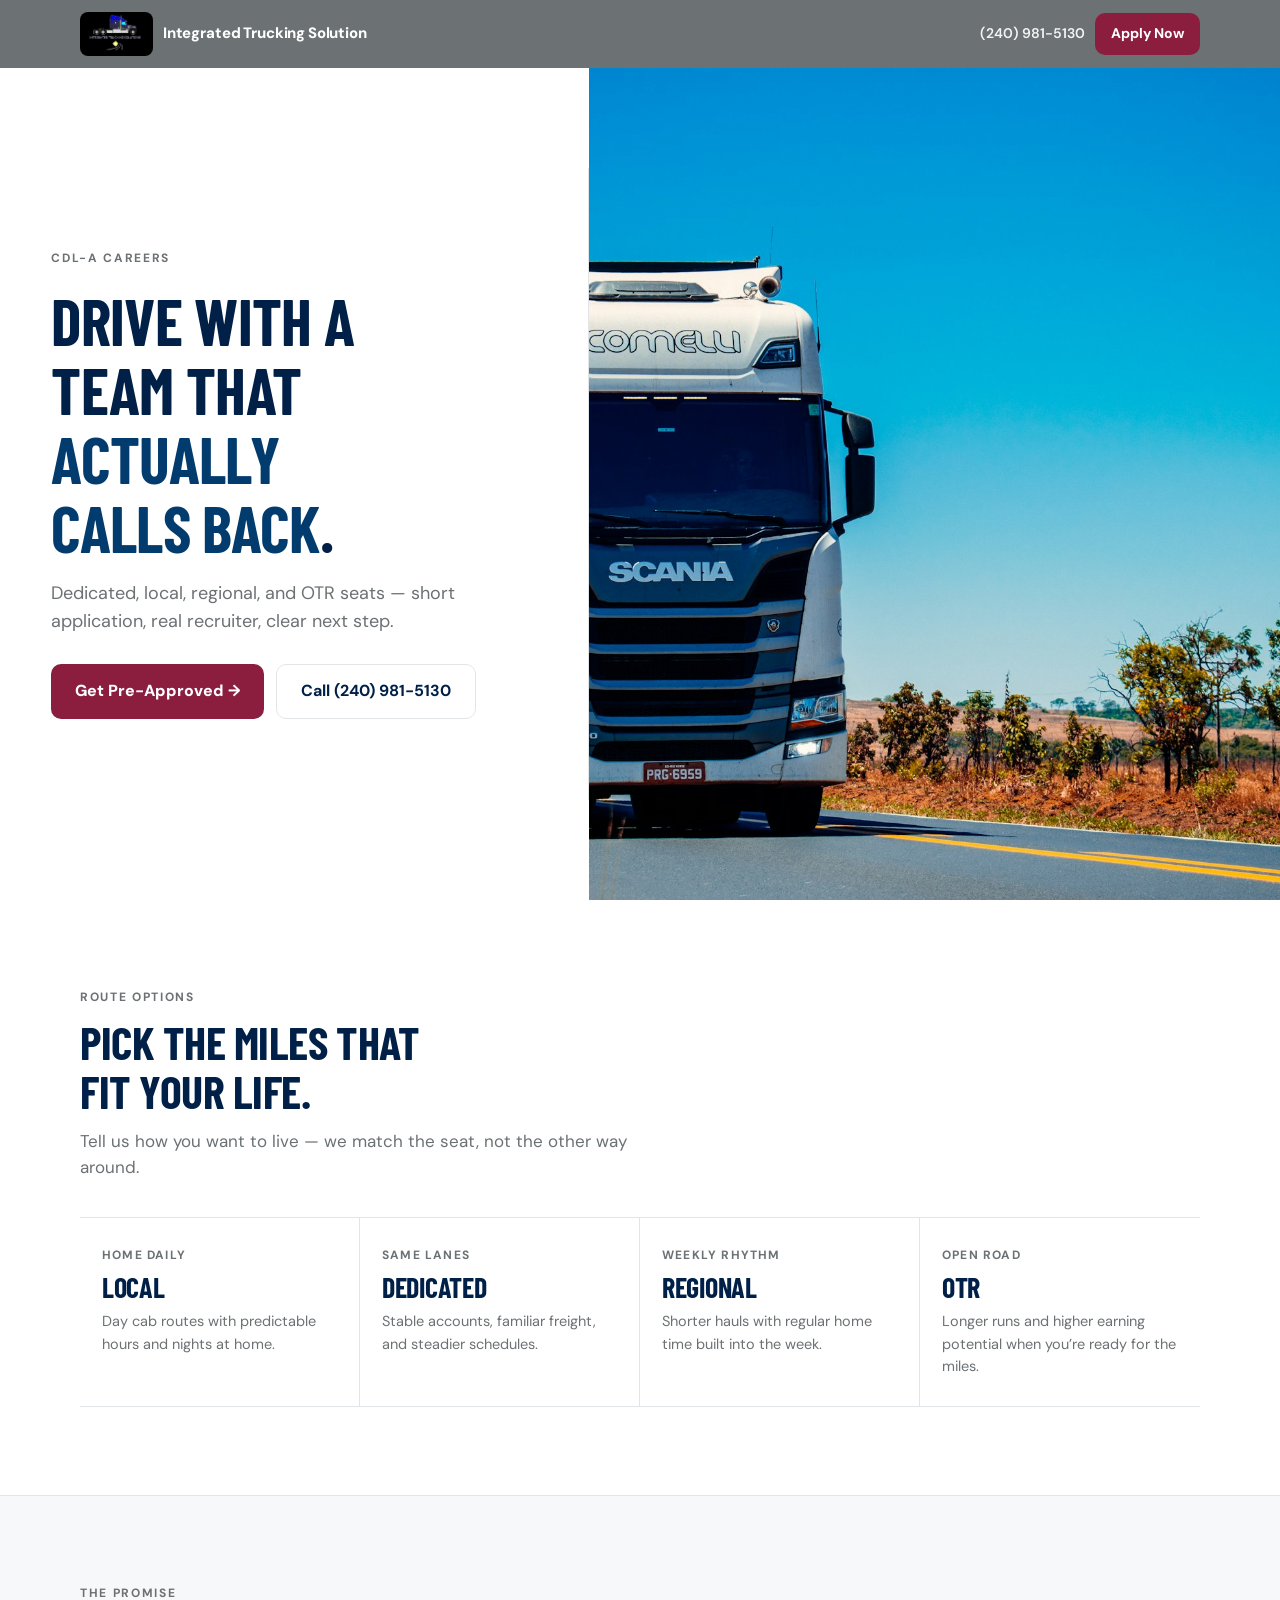
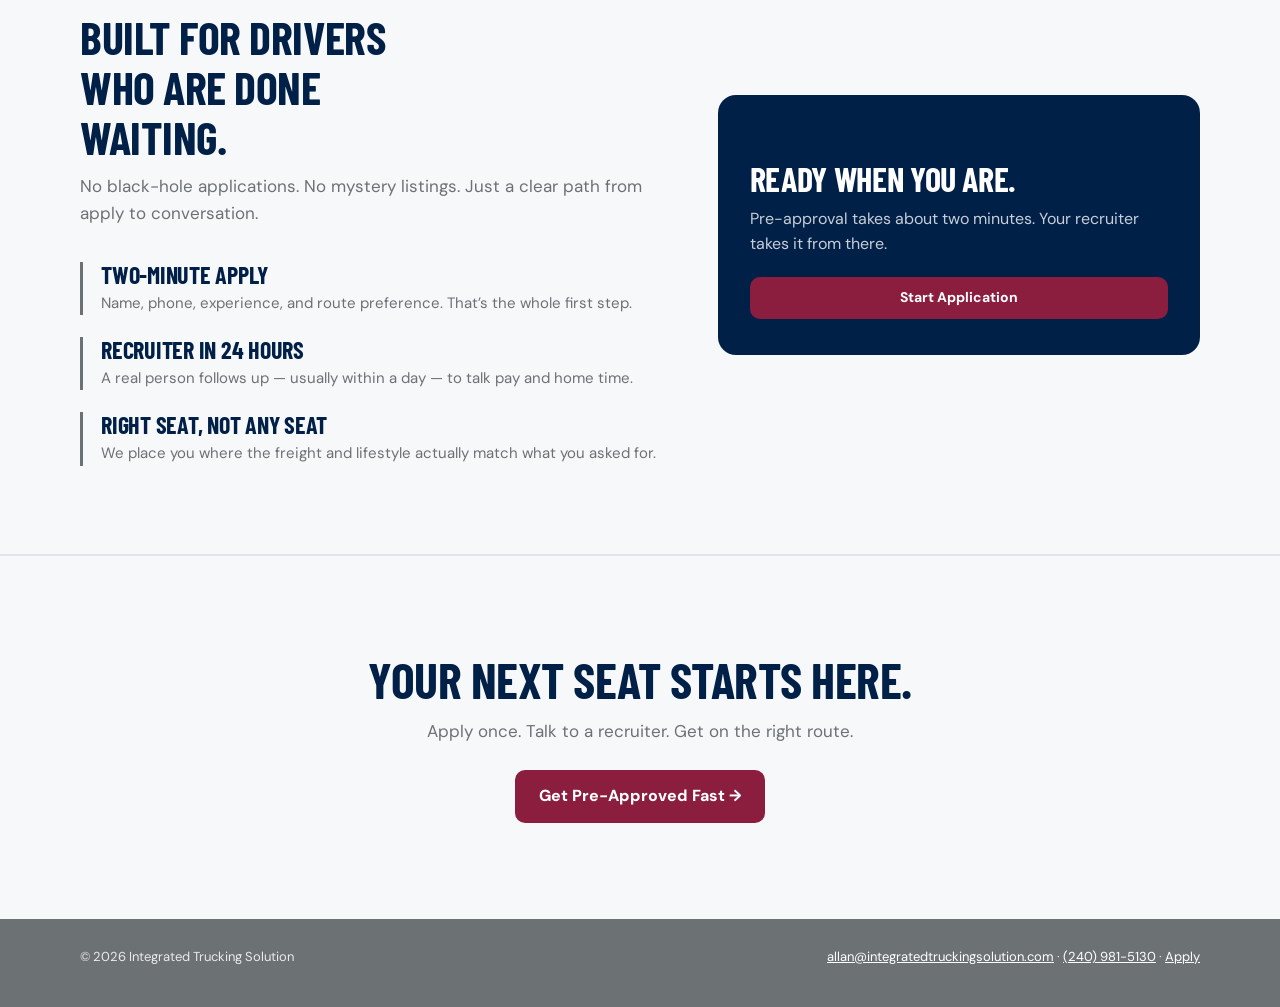
<file: index.html>
<!DOCTYPE html>
<html lang="en">
<head>
  <meta charset="utf-8" />
  <meta name="viewport" content="width=device-width, initial-scale=1" />
  <title>Integrated Trucking Solution | CDL-A Driver Careers</title>
  <meta name="description" content="Integrated Trucking Solution hires CDL-A drivers for dedicated, regional, local, and OTR routes. Short apply. Real recruiter follow-up." />
  <link rel="icon" href="imgs/logo.png" />
  <link rel="preconnect" href="https://fonts.googleapis.com" />
  <link rel="preconnect" href="https://fonts.gstatic.com" crossorigin />
  <link href="https://fonts.googleapis.com/css2?family=Barlow+Condensed:wght@600;700&family=DM+Sans:wght@400;500;600;700;800&display=swap" rel="stylesheet" />
  <link rel="stylesheet" href="css/styles.css" />
</head>
<body class="landing">
  <header class="topbar">
    <div class="wrap topbar-inner">
      <a class="brand" href="index.html">
        <img src="imgs/logo.png" height="44" alt="Integrated Trucking Solution" />
        <span>Integrated Trucking Solution</span>
      </a>
      <div class="topbar-actions">
        <a class="nav-link" href="tel:+12409815130">(240) 981-5130</a>
        <a class="btn-burgundy" href="apply.html">Apply Now</a>
      </div>
    </div>
  </header>

  <section class="lp-hero">
    <div class="lp-hero-copy">
      <p class="lp-hero-kicker">CDL-A careers</p>
      <h1>Drive with a team that <em>actually calls back</em>.</h1>
      <p class="lp-hero-lead">
        Dedicated, local, regional, and OTR seats — short application, real recruiter, clear next step.
      </p>
      <div class="lp-cta-row">
        <a class="btn-burgundy lg" href="apply.html">Get Pre-Approved →</a>
        <a class="btn-outline lg" href="tel:+12409815130">Call (240) 981-5130</a>
      </div>
    </div>
    <div class="lp-hero-media" aria-hidden="true">
      <img src="imgs/hero-truck.jpg" alt="" />
    </div>
  </section>

  <section class="lp-section">
    <div class="wrap">
      <span class="lp-kicker">Route options</span>
      <h2>Pick the miles that fit your life.</h2>
      <p class="lead">Tell us how you want to live — we match the seat, not the other way around.</p>
      <div class="route-rail">
        <div class="route-item">
          <span>Home daily</span>
          <h3>Local</h3>
          <p>Day cab routes with predictable hours and nights at home.</p>
        </div>
        <div class="route-item">
          <span>Same lanes</span>
          <h3>Dedicated</h3>
          <p>Stable accounts, familiar freight, and steadier schedules.</p>
        </div>
        <div class="route-item">
          <span>Weekly rhythm</span>
          <h3>Regional</h3>
          <p>Shorter hauls with regular home time built into the week.</p>
        </div>
        <div class="route-item">
          <span>Open road</span>
          <h3>OTR</h3>
          <p>Longer runs and higher earning potential when you’re ready for the miles.</p>
        </div>
      </div>
    </div>
  </section>

  <section class="lp-section tone">
    <div class="wrap promise-grid">
      <div>
        <span class="lp-kicker">The promise</span>
        <h2>Built for drivers who are done waiting.</h2>
        <p class="lead">No black-hole applications. No mystery listings. Just a clear path from apply to conversation.</p>
        <div class="promise-list">
          <article>
            <h3>Two-minute apply</h3>
            <p>Name, phone, experience, and route preference. That’s the whole first step.</p>
          </article>
          <article>
            <h3>Recruiter in 24 hours</h3>
            <p>A real person follows up — usually within a day — to talk pay and home time.</p>
          </article>
          <article>
            <h3>Right seat, not any seat</h3>
            <p>We place you where the freight and lifestyle actually match what you asked for.</p>
          </article>
        </div>
      </div>
      <aside class="promise-panel">
        <h3>Ready when you are.</h3>
        <p>Pre-approval takes about two minutes. Your recruiter takes it from there.</p>
        <a class="btn-burgundy" href="apply.html">Start Application</a>
      </aside>
    </div>
  </section>

  <section class="lp-final">
    <div class="wrap">
      <h2>Your next seat starts here.</h2>
      <p>Apply once. Talk to a recruiter. Get on the right route.</p>
      <a class="btn-burgundy lg" href="apply.html">Get Pre-Approved Fast →</a>
    </div>
  </section>

  <footer class="site">
    <div class="wrap foot">
      <div>© 2026 Integrated Trucking Solution</div>
      <div>
        <a href="mailto:allan@integratedtruckingsolution.com">allan@integratedtruckingsolution.com</a>
        ·
        <a href="tel:+12409815130">(240) 981-5130</a>
        ·
        <a href="apply.html">Apply</a>
      </div>
    </div>
  </footer>
</body>
</html>
</file>
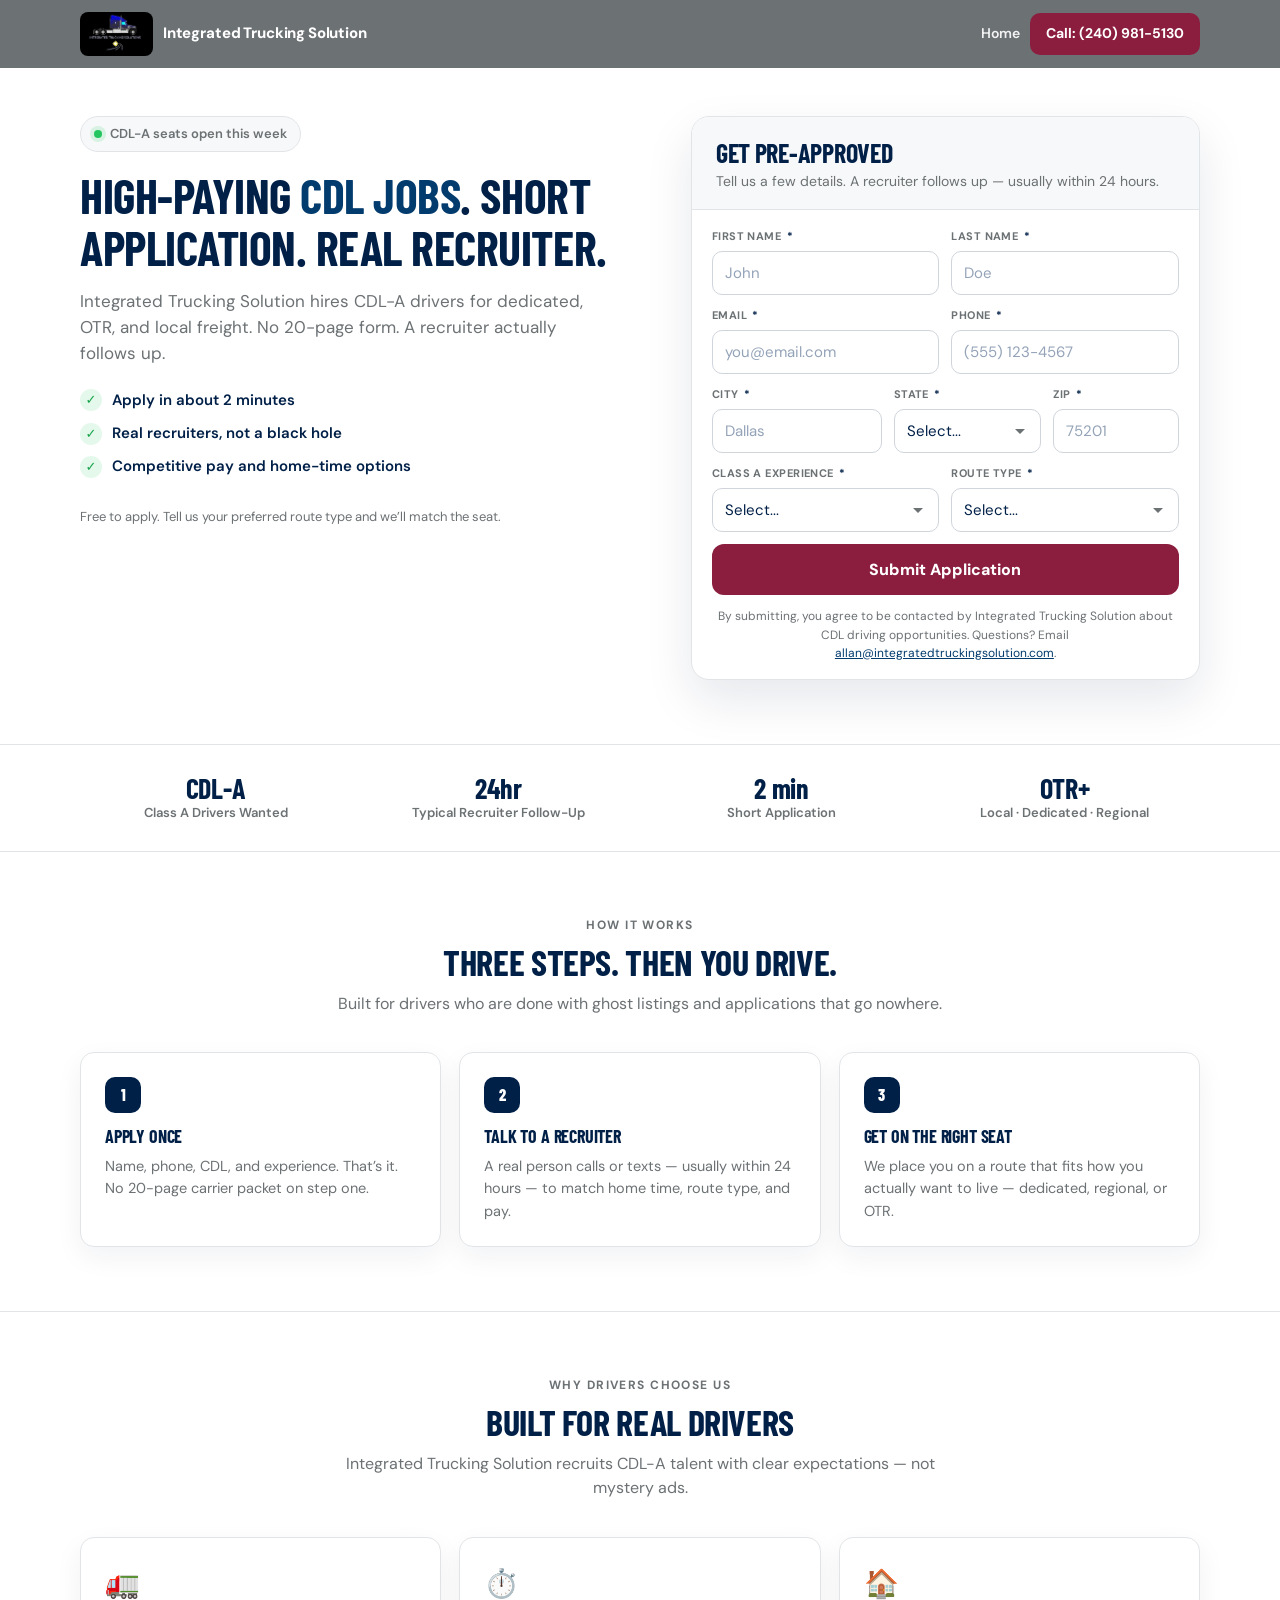
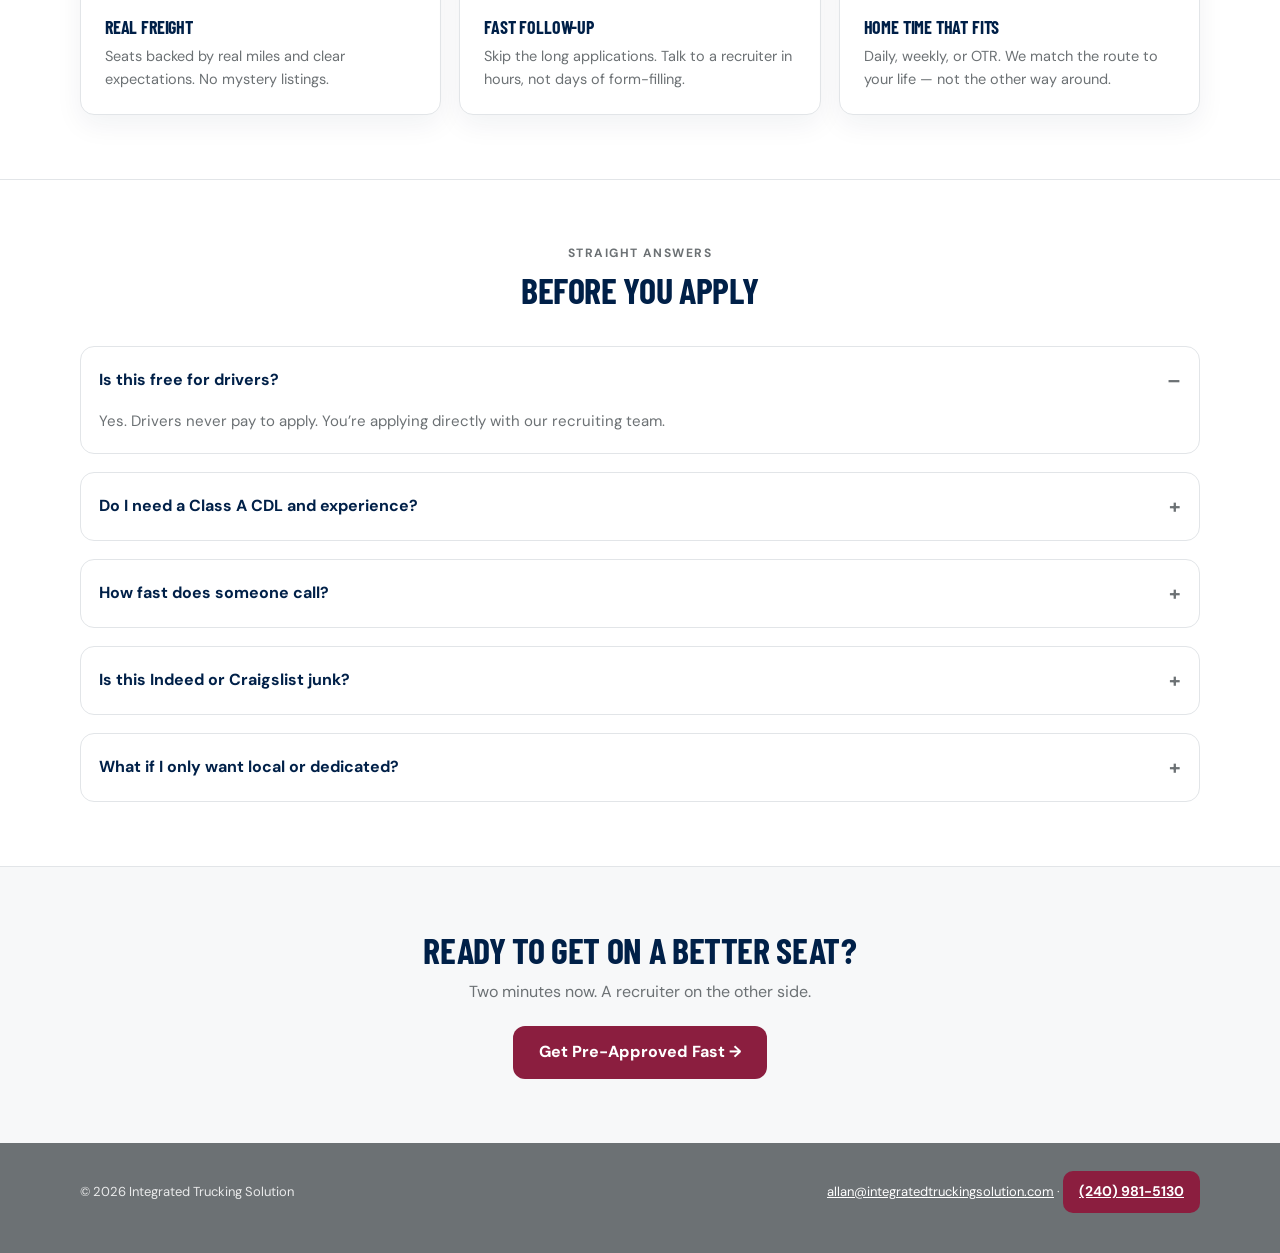
<file: apply.html>
<!DOCTYPE html>
<html lang="en">
<head>
  <meta charset="utf-8" />
  <meta name="viewport" content="width=device-width, initial-scale=1" />
  <title>Get Pre-Approved | Integrated Trucking Solution</title>
  <meta name="description" content="Apply for CDL-A jobs with Integrated Trucking Solution. Short application. Real recruiter follow-up. Dedicated, OTR, and local routes." />
  <link rel="icon" href="imgs/logo.png" />
  <link rel="preconnect" href="https://fonts.googleapis.com" />
  <link rel="preconnect" href="https://fonts.gstatic.com" crossorigin />
  <link href="https://fonts.googleapis.com/css2?family=Barlow+Condensed:wght@600;700&family=DM+Sans:wght@400;500;600;700;800&display=swap" rel="stylesheet" />
  <link rel="stylesheet" href="css/styles.css" />
</head>
<body class="funnel">
  <header class="topbar">
    <div class="wrap topbar-inner">
      <a class="brand" href="index.html">
        <img src="imgs/logo.png" height="44" alt="Integrated Trucking Solution" />
        <span>Integrated Trucking Solution</span>
      </a>
      <div class="topbar-actions">
        <a class="nav-link" href="index.html">Home</a>
        <a class="btn-burgundy" href="tel:+12409815130">Call: (240) 981-5130</a>
      </div>
    </div>
  </header>

  <section class="funnel-hero">
    <div class="wrap hero-grid">
      <div>
        <span class="pill"><span class="dot"></span> CDL-A seats open this week</span>
        <h1>High-Paying <span>CDL Jobs</span>. Short Application. Real Recruiter.</h1>
        <p class="hero-lead">
          Integrated Trucking Solution hires CDL-A drivers for dedicated, OTR, and local freight.
          No 20-page form. A recruiter actually follows up.
        </p>
        <div class="checks">
          <div><span class="check">✓</span> Apply in about 2 minutes</div>
          <div><span class="check">✓</span> Real recruiters, not a black hole</div>
          <div><span class="check">✓</span> Competitive pay and home-time options</div>
        </div>
        <p class="hero-note">Free to apply. Tell us your preferred route type and we’ll match the seat.</p>
      </div>

      <aside class="form-card" id="apply">
        <div class="form-card-head">
          <h2>Get Pre-Approved</h2>
          <p>Tell us a few details. A recruiter follows up — usually within 24 hours.</p>
        </div>
        <div class="form-body">
          <form
            id="its-apply-form"
            class="its-form"
            novalidate
            action="https://formsubmit.co/allan@integratedtruckingsolution.com"
            method="POST"
          >
            <input type="hidden" name="_subject" value="New CDL Driver Application — Integrated Trucking Solution" />
            <input type="hidden" name="_template" value="table" />
            <input type="hidden" name="_captcha" value="false" />
            <input type="hidden" name="_next" value="thank-you.html" />
            <input type="hidden" name="companyName" value="Integrated Trucking Solution" />

            <div class="form-error" id="its-form-error" role="alert"></div>

            <div class="its-row">
              <div class="its-field">
                <label for="firstName">First Name <span class="req" aria-hidden="true">*</span></label>
                <input id="firstName" name="firstName" type="text" required autocomplete="given-name" placeholder="John" />
              </div>
              <div class="its-field">
                <label for="lastName">Last Name <span class="req" aria-hidden="true">*</span></label>
                <input id="lastName" name="lastName" type="text" required autocomplete="family-name" placeholder="Doe" />
              </div>
            </div>

            <div class="its-row">
              <div class="its-field">
                <label for="email">Email <span class="req" aria-hidden="true">*</span></label>
                <input id="email" name="email" type="email" required autocomplete="email" inputmode="email" placeholder="you@email.com" />
              </div>
              <div class="its-field">
                <label for="phone">Phone <span class="req" aria-hidden="true">*</span></label>
                <input id="phone" name="phone" type="tel" required autocomplete="tel" inputmode="tel" placeholder="(555) 123-4567" />
              </div>
            </div>

            <div class="its-row its-row-3">
              <div class="its-field">
                <label for="city">City <span class="req" aria-hidden="true">*</span></label>
                <input id="city" name="city" type="text" required autocomplete="address-level2" placeholder="Dallas" />
              </div>
              <div class="its-field">
                <label for="state">State <span class="req" aria-hidden="true">*</span></label>
                <select id="state" name="state" required autocomplete="address-level1">
                  <option value="">Select...</option>
                  <option value="AL">Alabama</option>
                  <option value="AZ">Arizona</option>
                  <option value="AR">Arkansas</option>
                  <option value="CA">California</option>
                  <option value="CO">Colorado</option>
                  <option value="CT">Connecticut</option>
                  <option value="DE">Delaware</option>
                  <option value="DC">District of Columbia</option>
                  <option value="FL">Florida</option>
                  <option value="GA">Georgia</option>
                  <option value="ID">Idaho</option>
                  <option value="IL">Illinois</option>
                  <option value="IN">Indiana</option>
                  <option value="IA">Iowa</option>
                  <option value="KS">Kansas</option>
                  <option value="KY">Kentucky</option>
                  <option value="LA">Louisiana</option>
                  <option value="ME">Maine</option>
                  <option value="MD">Maryland</option>
                  <option value="MA">Massachusetts</option>
                  <option value="MI">Michigan</option>
                  <option value="MN">Minnesota</option>
                  <option value="MS">Mississippi</option>
                  <option value="MO">Missouri</option>
                  <option value="MT">Montana</option>
                  <option value="NE">Nebraska</option>
                  <option value="NV">Nevada</option>
                  <option value="NH">New Hampshire</option>
                  <option value="NJ">New Jersey</option>
                  <option value="NM">New Mexico</option>
                  <option value="NY">New York</option>
                  <option value="NC">North Carolina</option>
                  <option value="ND">North Dakota</option>
                  <option value="OH">Ohio</option>
                  <option value="OK">Oklahoma</option>
                  <option value="OR">Oregon</option>
                  <option value="PA">Pennsylvania</option>
                  <option value="RI">Rhode Island</option>
                  <option value="SC">South Carolina</option>
                  <option value="SD">South Dakota</option>
                  <option value="TN">Tennessee</option>
                  <option value="TX">Texas</option>
                  <option value="UT">Utah</option>
                  <option value="VT">Vermont</option>
                  <option value="VA">Virginia</option>
                  <option value="WA">Washington</option>
                  <option value="WV">West Virginia</option>
                  <option value="WI">Wisconsin</option>
                  <option value="WY">Wyoming</option>
                </select>
              </div>
              <div class="its-field">
                <label for="zipCode">Zip <span class="req" aria-hidden="true">*</span></label>
                <input id="zipCode" name="zipCode" type="text" required autocomplete="postal-code" inputmode="numeric" maxlength="10" placeholder="75201" />
              </div>
            </div>

            <div class="its-row">
              <div class="its-field">
                <label for="experience">Class A Experience <span class="req" aria-hidden="true">*</span></label>
                <select id="experience" name="experience" required>
                  <option value="">Select...</option>
                  <option value="Less than 3 months">Less than 3 months</option>
                  <option value="3 months (90 days)">3 months (90 days)</option>
                  <option value="4-5 months">4-5 months</option>
                  <option value="6-11 months">6-11 months</option>
                  <option value="12-23 months">12-23 months</option>
                  <option value="24+ months">24+ months</option>
                </select>
              </div>
              <div class="its-field">
                <label for="preferredRouteType">Route Type <span class="req" aria-hidden="true">*</span></label>
                <select id="preferredRouteType" name="preferredRouteType" required>
                  <option value="">Select...</option>
                  <option value="Local">Local</option>
                  <option value="Dedicated">Dedicated</option>
                  <option value="Regional">Regional</option>
                  <option value="OTR">OTR</option>
                </select>
              </div>
            </div>

            <div class="hp" aria-hidden="true">
              <label for="its_hp">Company</label>
              <input id="its_hp" name="its_hp" type="text" tabindex="-1" autocomplete="off" />
            </div>

            <button type="submit" class="btn-submit" id="its-submit">Submit Application</button>
          </form>
        </div>
        <p class="disclaimer">
          By submitting, you agree to be contacted by Integrated Trucking Solution about CDL driving opportunities.
          Questions? Email
          <a href="mailto:allan@integratedtruckingsolution.com">allan@integratedtruckingsolution.com</a>.
        </p>
      </aside>
    </div>
  </section>

  <div class="stats">
    <div class="wrap stats-grid">
      <div class="stat"><h3>CDL-A</h3><p>Class A Drivers Wanted</p></div>
      <div class="stat"><h3>24hr</h3><p>Typical Recruiter Follow-Up</p></div>
      <div class="stat"><h3>2 min</h3><p>Short Application</p></div>
      <div class="stat"><h3>OTR+</h3><p>Local · Dedicated · Regional</p></div>
    </div>
  </div>

  <section class="block">
    <div class="wrap">
      <div class="center">
        <span class="eyebrow">How it works</span>
        <h2>Three steps. Then you drive.</h2>
        <p>Built for drivers who are done with ghost listings and applications that go nowhere.</p>
      </div>
      <div class="steps">
        <div class="card">
          <div class="num">1</div>
          <h3>Apply once</h3>
          <p>Name, phone, CDL, and experience. That’s it. No 20-page carrier packet on step one.</p>
        </div>
        <div class="card">
          <div class="num">2</div>
          <h3>Talk to a recruiter</h3>
          <p>A real person calls or texts — usually within 24 hours — to match home time, route type, and pay.</p>
        </div>
        <div class="card">
          <div class="num">3</div>
          <h3>Get on the right seat</h3>
          <p>We place you on a route that fits how you actually want to live — dedicated, regional, or OTR.</p>
        </div>
      </div>
    </div>
  </section>

  <section class="block why">
    <div class="wrap">
      <div class="center">
        <span class="eyebrow">Why drivers choose us</span>
        <h2>Built for real drivers</h2>
        <p>Integrated Trucking Solution recruits CDL-A talent with clear expectations — not mystery ads.</p>
      </div>
      <div class="features">
        <div class="card">
          <div class="feat-icon">🚛</div>
          <h3>Real freight</h3>
          <p>Seats backed by real miles and clear expectations. No mystery listings.</p>
        </div>
        <div class="card">
          <div class="feat-icon">⏱️</div>
          <h3>Fast follow-up</h3>
          <p>Skip the long applications. Talk to a recruiter in hours, not days of form-filling.</p>
        </div>
        <div class="card">
          <div class="feat-icon">🏠</div>
          <h3>Home time that fits</h3>
          <p>Daily, weekly, or OTR. We match the route to your life — not the other way around.</p>
        </div>
      </div>
    </div>
  </section>

  <section class="block">
    <div class="wrap">
      <div class="center">
        <span class="eyebrow">Straight answers</span>
        <h2>Before you apply</h2>
      </div>
      <div class="faqs">
        <details class="faq" open>
          <summary>Is this free for drivers?</summary>
          <p>Yes. Drivers never pay to apply. You’re applying directly with our recruiting team.</p>
        </details>
        <details class="faq">
          <summary>Do I need a Class A CDL and experience?</summary>
          <p>Class A is the main path. Fresh grads and experienced drivers both apply — your recruiter will be honest about which seats you actually qualify for.</p>
        </details>
        <details class="faq">
          <summary>How fast does someone call?</summary>
          <p>Most drivers hear from a recruiter within 24 hours. Watch your phone and pick up unknown numbers for a day or two.</p>
        </details>
        <details class="faq">
          <summary>Is this Indeed or Craigslist junk?</summary>
          <p>No. You’re applying to Integrated Trucking Solution — a real recruiting team with a real phone number.</p>
        </details>
        <details class="faq">
          <summary>What if I only want local or dedicated?</summary>
          <p>Say so on the form or when we call. We hire for dedicated, regional, and OTR — including weekly home time where it’s available.</p>
        </details>
      </div>
    </div>
  </section>

  <section class="bottom-cta">
    <div class="wrap">
      <h2>Ready to get on a better seat?</h2>
      <p>Two minutes now. A recruiter on the other side.</p>
      <a class="btn" href="#apply">Get Pre-Approved Fast →</a>
    </div>
  </section>

  <footer class="site">
    <div class="wrap foot">
      <div>© 2026 Integrated Trucking Solution</div>
      <div>
        <a href="mailto:allan@integratedtruckingsolution.com">allan@integratedtruckingsolution.com</a>
        ·
        <a class="btn-burgundy" href="tel:+12409815130">(240) 981-5130</a>
      </div>
    </div>
  </footer>

  <a class="sticky-cta" href="#apply">Get Pre-Approved →</a>
  <script src="js/form.js"></script>
</body>
</html>
</file>
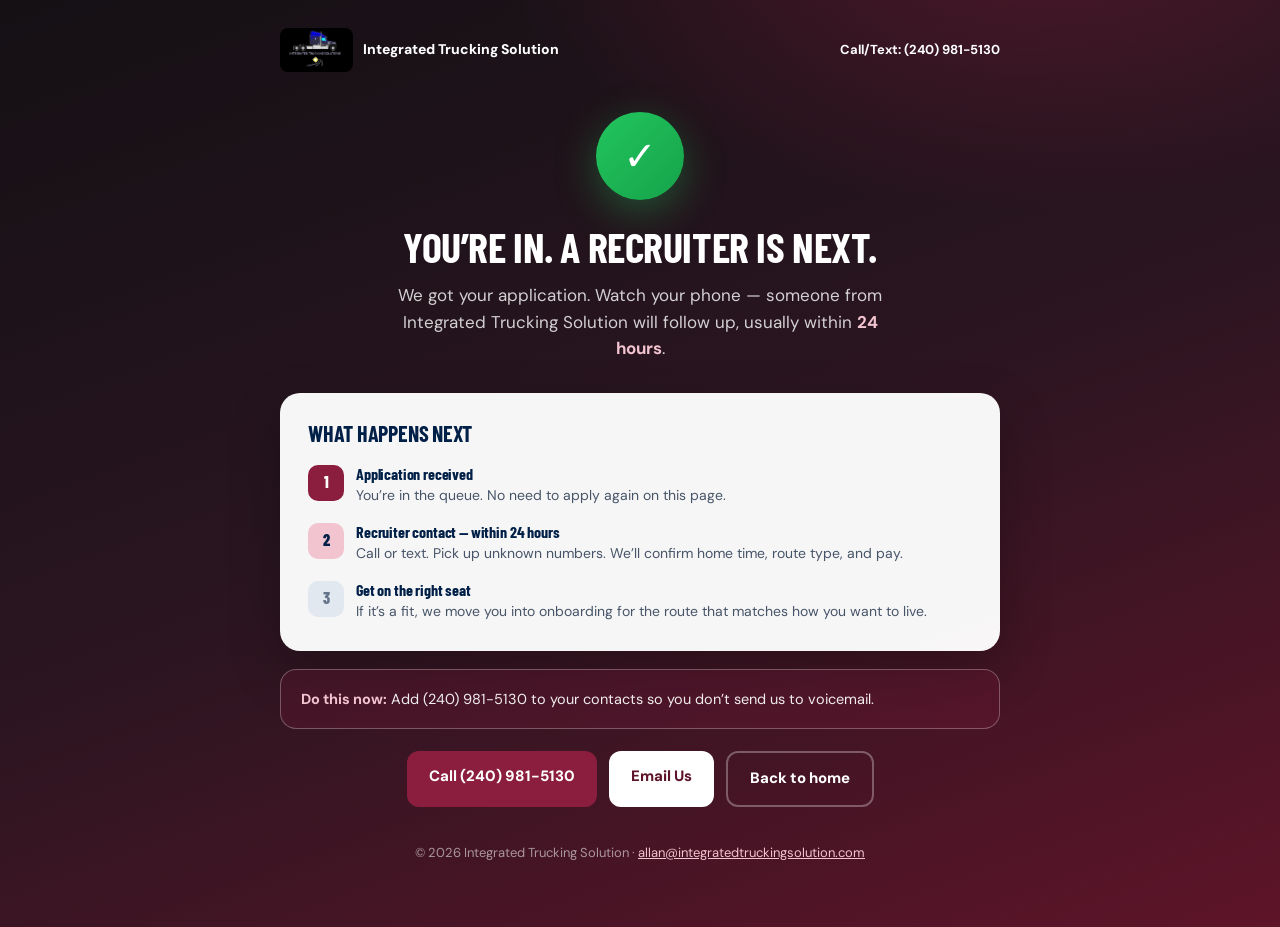
<file: thank-you.html>
<!DOCTYPE html>
<html lang="en">
<head>
  <meta charset="utf-8" />
  <meta name="viewport" content="width=device-width, initial-scale=1" />
  <title>Application Received | Integrated Trucking Solution</title>
  <meta name="description" content="Your application is in. A recruiter from Integrated Trucking Solution will follow up — usually within 24 hours." />
  <link rel="icon" href="imgs/logo.png" />
  <link rel="preconnect" href="https://fonts.googleapis.com" />
  <link rel="preconnect" href="https://fonts.gstatic.com" crossorigin />
  <link href="https://fonts.googleapis.com/css2?family=Barlow+Condensed:wght@600;700&family=DM+Sans:wght@400;500;600;700;800&display=swap" rel="stylesheet" />
  <style>
    :root {
      --ink: #002048;
      --navy: #002048;
      --navy-mid: #023B6D;
      --burgundy: #8B1E3F;
      --burgundy-deep: #5E1429;
      --silver: #6C7174;
      --highlight: #F2C4D0;
    }
    *, *::before, *::after { box-sizing: border-box; margin: 0; padding: 0; }
    body {
      font-family: "DM Sans", system-ui, -apple-system, sans-serif;
      background:
        radial-gradient(900px 500px at 80% -10%, rgba(139,30,63,.45), transparent 60%),
        linear-gradient(160deg, #141014 0%, #2A1520 50%, #5E1429 100%);
      color: #fff;
      min-height: 100vh;
      -webkit-font-smoothing: antialiased;
      line-height: 1.55;
    }
    h1, h2, h3 {
      font-family: "Barlow Condensed", "DM Sans", sans-serif;
      letter-spacing: -0.01em;
      line-height: 1.15;
      font-weight: 700;
    }
    a { color: inherit; text-decoration: none; }
    .wrap { width: min(calc(100% - 32px), 720px); margin: 0 auto; padding: 28px 0 64px; }
    .top {
      display: flex;
      justify-content: space-between;
      align-items: center;
      margin-bottom: 40px;
      gap: 12px;
    }
    .brand { display: flex; align-items: center; gap: 10px; font-weight: 800; font-size: 14px; }
    .brand img { height: 44px; width: auto; max-width: 150px; border-radius: 8px; background: #000; object-fit: contain; }
    .check {
      width: 88px; height: 88px; border-radius: 50%;
      background: linear-gradient(135deg, #22c55e, #16a34a);
      display: grid; place-items: center;
      margin: 0 auto 22px;
      box-shadow: 0 12px 40px rgba(34,197,94,.35);
      font-size: 40px; font-weight: 800;
    }
    .hero { text-align: center; margin-bottom: 32px; }
    .hero h1 { font-size: clamp(30px, 5vw, 42px); margin-bottom: 12px; text-transform: uppercase; }
    .hero p { color: rgba(255,255,255,.8); font-size: 17px; max-width: 520px; margin: 0 auto; }
    .hero strong { color: var(--highlight); }
    .card {
      background: rgba(255,255,255,.96);
      color: var(--ink);
      border-radius: 20px;
      padding: 28px;
      margin-bottom: 18px;
      box-shadow: 0 20px 50px rgba(0,0,0,.25);
    }
    .card h2 { font-size: 22px; margin-bottom: 18px; text-transform: uppercase; }
    .steps { display: grid; gap: 16px; }
    .step { display: grid; grid-template-columns: 36px 1fr; gap: 12px; align-items: start; }
    .n {
      width: 36px; height: 36px; border-radius: 10px;
      background: var(--burgundy); color: #fff;
      font-weight: 800; display: grid; place-items: center;
      font-family: "Barlow Condensed", sans-serif;
    }
    .n.gold { background: var(--highlight); color: var(--navy); }
    .n.muted { background: #e2e8f0; color: #64748b; }
    .step h3 { font-size: 16px; margin-bottom: 2px; }
    .step p { font-size: 14px; color: #475569; }
    .tip {
      background: rgba(139,30,63,.22);
      border: 1px solid rgba(255,255,255,.28);
      border-radius: 16px;
      padding: 18px 20px;
      margin-bottom: 22px;
      font-size: 14.5px;
      color: rgba(255,255,255,.92);
    }
    .tip strong { color: var(--highlight); }
    .actions { display: flex; flex-wrap: wrap; gap: 12px; justify-content: center; }
    .btn {
      display: inline-block;
      background: #fff;
      color: var(--burgundy-deep);
      font-weight: 800;
      padding: 14px 22px;
      border-radius: 12px;
      font-size: 15px;
    }
    .btn.primary { background: var(--burgundy); color: #fff; }
    .btn.ghost {
      background: transparent;
      color: #fff;
      border: 2px solid rgba(255,255,255,.3);
    }
    footer {
      text-align: center;
      margin-top: 36px;
      font-size: 13px;
      color: rgba(255,255,255,.55);
    }
    footer a { color: #f2c4d0; text-decoration: underline; }
    @media (max-width: 520px) {
      .actions { flex-direction: column; }
      .btn { text-align: center; }
      .brand span { display: none; }
    }
  </style>
</head>
<body>
  <div class="wrap">
    <div class="top">
      <a class="brand" href="index.html">
        <img src="imgs/logo.png" height="44" alt="Integrated Trucking Solution" />
        <span>Integrated Trucking Solution</span>
      </a>
      <a href="tel:+12409815130" style="font-weight:700;font-size:13px;color:#fff;">Call/Text: (240) 981-5130</a>
    </div>

    <div class="hero">
      <div class="check">✓</div>
      <h1>You’re in. A recruiter is next.</h1>
      <p>
        We got your application. Watch your phone — someone from Integrated Trucking Solution
        will follow up, usually within <strong>24 hours</strong>.
      </p>
    </div>

    <div class="card">
      <h2>What happens next</h2>
      <div class="steps">
        <div class="step">
          <div class="n">1</div>
          <div>
            <h3>Application received</h3>
            <p>You’re in the queue. No need to apply again on this page.</p>
          </div>
        </div>
        <div class="step">
          <div class="n gold">2</div>
          <div>
            <h3>Recruiter contact — within 24 hours</h3>
            <p>Call or text. Pick up unknown numbers. We’ll confirm home time, route type, and pay.</p>
          </div>
        </div>
        <div class="step">
          <div class="n muted">3</div>
          <div>
            <h3>Get on the right seat</h3>
            <p>If it’s a fit, we move you into onboarding for the route that matches how you want to live.</p>
          </div>
        </div>
      </div>
    </div>

    <p class="tip">
      <strong>Do this now:</strong> Add (240) 981-5130 to your contacts so you don’t send us to voicemail.
    </p>

    <div class="actions">
      <a class="btn primary" href="tel:+12409815130">Call (240) 981-5130</a>
      <a class="btn" href="mailto:allan@integratedtruckingsolution.com">Email Us</a>
      <a class="btn ghost" href="index.html">Back to home</a>
    </div>

    <footer>
      © 2026 Integrated Trucking Solution ·
      <a href="mailto:allan@integratedtruckingsolution.com">allan@integratedtruckingsolution.com</a>
    </footer>
  </div>
</body>
</html>
</file>
<file: css/styles.css>
:root {
  --bg: #FFFFFF;
  --ink: #002048;
  --ink-soft: #6C7174;
  --line: #E2E5E8;
  --card: #FFFFFF;
  --navy: #002048;
  --navy-mid: #023B6D;
  --blue: #156BAF;
  --burgundy: #8B1E3F;
  --burgundy-deep: #5E1429;
  --silver: #6C7174;
  --white: #FFFFFF;
  --radius: 14px;
  --shadow: 0 10px 28px rgba(0, 32, 72, .06);
  --shadow-lg: 0 20px 48px rgba(0, 32, 72, .1);
}

*, *::before, *::after { box-sizing: border-box; margin: 0; padding: 0; }
html { scroll-behavior: smooth; }
@media (prefers-reduced-motion: reduce) {
  html { scroll-behavior: auto; }
  *, *::before, *::after {
    animation-duration: 0.01ms !important;
    animation-iteration-count: 1 !important;
    transition-duration: 0.01ms !important;
  }
}

body {
  font-family: "DM Sans", system-ui, -apple-system, sans-serif;
  background: var(--bg);
  color: var(--ink);
  line-height: 1.55;
  -webkit-font-smoothing: antialiased;
}

img { max-width: 100%; display: block; }
a { color: inherit; text-decoration: none; }

h1, h2, h3 {
  font-family: "Barlow Condensed", "DM Sans", sans-serif;
  letter-spacing: -0.01em;
  line-height: 1.08;
  color: var(--ink);
  font-weight: 700;
}

.wrap { width: min(calc(100% - 32px), 1120px); margin-inline: auto; }

/* ——— Menu bar ——— */
.topbar {
  background: var(--silver);
  color: #fff;
  position: sticky;
  top: 0;
  z-index: 50;
}

.topbar-inner {
  display: flex;
  align-items: center;
  justify-content: space-between;
  gap: 16px;
  padding: 12px 0;
}

.brand {
  display: flex;
  align-items: center;
  gap: 10px;
  font-weight: 800;
  font-size: 15px;
  letter-spacing: -0.01em;
  color: #fff;
}

.brand img {
  height: 44px;
  width: auto;
  max-width: 160px;
  border-radius: 8px;
  background: #000;
  object-fit: contain;
}

.topbar-actions {
  display: flex;
  align-items: center;
  gap: 10px;
}

.btn-burgundy {
  display: inline-flex;
  align-items: center;
  justify-content: center;
  gap: 8px;
  font-weight: 700;
  font-size: 14px;
  color: #fff;
  background: var(--burgundy);
  padding: 10px 16px;
  border-radius: 10px;
  border: none;
  cursor: pointer;
  transition: background .2s ease, transform .2s ease, box-shadow .2s ease;
}

.btn-burgundy:hover {
  background: var(--burgundy-deep);
  transform: translateY(-1px);
  box-shadow: 0 10px 22px rgba(139, 30, 63, .28);
}

.btn-burgundy.lg {
  padding: 14px 24px;
  font-size: 16px;
  font-weight: 800;
}

.nav-link {
  color: #fff;
  font-weight: 600;
  font-size: 14px;
  opacity: .92;
}

.nav-link:hover { opacity: 1; text-decoration: underline; }

.btn-outline {
  display: inline-flex;
  align-items: center;
  justify-content: center;
  font-weight: 700;
  font-size: 14px;
  color: var(--ink);
  background: transparent;
  border: 1.5px solid var(--line);
  padding: 10px 16px;
  border-radius: 10px;
  transition: border-color .2s ease, background .2s ease;
}

.btn-outline:hover {
  border-color: var(--silver);
  background: #F7F8F9;
}

.btn-outline.lg {
  padding: 14px 24px;
  font-size: 16px;
}

/* ——— Landing ——— */
body.landing { background: #FFFFFF; }

.lp-hero {
  display: grid;
  grid-template-columns: minmax(320px, 0.92fr) 1.08fr;
  min-height: calc(100vh - 68px);
  min-height: calc(100dvh - 68px);
  background: #fff;
  overflow: hidden;
}

.lp-hero-copy {
  display: flex;
  flex-direction: column;
  justify-content: center;
  padding: clamp(40px, 6vw, 72px) clamp(24px, 4vw, 56px);
  background: #fff;
  position: relative;
  z-index: 1;
}

.lp-hero-copy::after {
  content: "";
  position: absolute;
  right: 0;
  top: 12%;
  bottom: 12%;
  width: 1px;
  background: var(--line);
}

.lp-hero-kicker {
  font-size: 12px;
  font-weight: 700;
  letter-spacing: .14em;
  text-transform: uppercase;
  color: var(--silver);
  margin-bottom: 18px;
  opacity: 0;
  animation: rise .7s ease .1s forwards;
}

.lp-hero h1 {
  font-size: clamp(40px, 5.6vw, 64px);
  text-transform: uppercase;
  margin-bottom: 18px;
  max-width: 11ch;
  color: var(--navy);
  opacity: 0;
  animation: rise .75s ease .2s forwards;
}

.lp-hero h1 em {
  font-style: normal;
  color: var(--navy-mid);
}

.lp-hero-lead {
  font-size: clamp(16px, 1.8vw, 18px);
  color: var(--ink-soft);
  max-width: 34ch;
  margin-bottom: 28px;
  opacity: 0;
  animation: rise .75s ease .32s forwards;
}

.lp-cta-row {
  display: flex;
  flex-wrap: wrap;
  gap: 12px;
  opacity: 0;
  animation: rise .75s ease .44s forwards;
}

.lp-hero-media {
  position: relative;
  min-height: 420px;
  overflow: hidden;
  background: #1a1a1a;
}

.lp-hero-media img {
  width: 100%;
  height: 100%;
  object-fit: cover;
  object-position: 58% center;
  transform: scale(1.04);
  animation: heroKen 20s ease-in-out infinite alternate;
}

@keyframes heroKen {
  from { transform: scale(1.04) translate3d(0, 0, 0); }
  to { transform: scale(1.1) translate3d(-1.2%, 0, 0); }
}

@keyframes rise {
  from { opacity: 0; transform: translateY(16px); }
  to { opacity: 1; transform: translateY(0); }
}

.lp-section {
  padding: 88px 0;
  background: #fff;
}

.lp-section.tone {
  background: #F7F8F9;
  border-top: 1px solid var(--line);
  border-bottom: 1px solid var(--line);
}

.lp-kicker {
  display: block;
  font-size: 12px;
  font-weight: 700;
  letter-spacing: .14em;
  text-transform: uppercase;
  color: var(--silver);
  margin-bottom: 10px;
}

.lp-section h2 {
  font-size: clamp(32px, 4.2vw, 46px);
  text-transform: uppercase;
  margin-bottom: 12px;
  max-width: 18ch;
}

.lp-section .lead {
  color: var(--ink-soft);
  font-size: 17px;
  max-width: 48ch;
  margin-bottom: 36px;
}

.route-rail {
  display: grid;
  grid-template-columns: repeat(4, 1fr);
  gap: 0;
  border-top: 1px solid var(--line);
  border-bottom: 1px solid var(--line);
}

.route-item {
  padding: 28px 22px;
  border-right: 1px solid var(--line);
  transition: background .25s ease;
}

.route-item:last-child { border-right: none; }
.route-item:hover { background: #F7F8F9; }

.route-item span {
  display: block;
  font-size: 12px;
  font-weight: 700;
  letter-spacing: .1em;
  text-transform: uppercase;
  color: var(--silver);
  margin-bottom: 8px;
}

.route-item h3 {
  font-size: 28px;
  text-transform: uppercase;
  margin-bottom: 8px;
}

.route-item p {
  font-size: 14.5px;
  color: var(--ink-soft);
}

.promise-grid {
  display: grid;
  grid-template-columns: 1.1fr .9fr;
  gap: 48px;
  align-items: center;
}

.promise-list {
  display: grid;
  gap: 22px;
}

.promise-list article {
  padding-left: 18px;
  border-left: 3px solid var(--silver);
}

.promise-list h3 {
  font-size: 24px;
  text-transform: uppercase;
  margin-bottom: 4px;
}

.promise-list p {
  color: var(--ink-soft);
  font-size: 15px;
}

.promise-panel {
  background: var(--navy);
  color: #fff;
  padding: 36px 32px;
  border-radius: 18px;
  min-height: 260px;
  display: flex;
  flex-direction: column;
  justify-content: flex-end;
}

.promise-panel h3 {
  color: #fff;
  font-size: 34px;
  text-transform: uppercase;
  margin-bottom: 10px;
}

.promise-panel p {
  color: rgba(255,255,255,.78);
  margin-bottom: 20px;
}

.lp-final {
  padding: 96px 0;
  text-align: center;
  background: #F7F8F9;
  border-top: 1px solid var(--line);
}

.lp-final h2 {
  font-size: clamp(34px, 4.5vw, 50px);
  text-transform: uppercase;
  margin-bottom: 12px;
  color: var(--navy);
}

.lp-final p {
  color: var(--ink-soft);
  margin-bottom: 26px;
  font-size: 17px;
}

/* ——— Funnel ——— */
body.funnel { background: #FFFFFF; }

.funnel-hero {
  position: relative;
  color: var(--ink);
  overflow: hidden;
  padding: 48px 0 64px;
  background: #FFFFFF;
  border-bottom: 1px solid var(--line);
}

.hero-grid {
  position: relative;
  display: grid;
  grid-template-columns: 1.05fr 0.95fr;
  gap: 48px;
  align-items: start;
}

.pill {
  display: inline-flex;
  align-items: center;
  gap: 8px;
  background: #F7F8F9;
  border: 1px solid var(--line);
  padding: 7px 13px;
  border-radius: 100px;
  font-size: 13px;
  font-weight: 600;
  margin-bottom: 18px;
  color: var(--ink-soft);
}

.pill .dot {
  width: 8px;
  height: 8px;
  border-radius: 50%;
  background: #22c55e;
  box-shadow: 0 0 0 4px rgba(34,197,94,.15);
}

.funnel-hero h1 {
  font-size: clamp(32px, 4.4vw, 48px);
  color: var(--navy);
  margin-bottom: 14px;
  text-transform: uppercase;
}

.funnel-hero h1 span { color: var(--navy-mid); }

.hero-lead {
  font-size: 17px;
  color: var(--ink-soft);
  max-width: 520px;
  margin-bottom: 22px;
}

.checks { display: grid; gap: 10px; margin-bottom: 28px; }
.checks div {
  display: flex;
  align-items: center;
  gap: 10px;
  font-weight: 600;
  font-size: 15px;
  color: var(--ink);
}

.check {
  width: 22px;
  height: 22px;
  border-radius: 50%;
  background: rgba(34,197,94,.12);
  color: #16a34a;
  display: grid;
  place-items: center;
  font-size: 13px;
  flex-shrink: 0;
}

.hero-note { font-size: 13px; color: var(--ink-soft); }

.form-card {
  background: var(--card);
  color: var(--ink);
  border-radius: 18px;
  box-shadow: var(--shadow-lg);
  overflow: hidden;
  border: 1px solid var(--line);
  scroll-margin-top: 84px;
}

.form-card-head {
  padding: 22px 24px 16px;
  border-bottom: 1px solid var(--line);
  background: #F7F8F9;
}

.form-card-head h2 { font-size: 26px; margin-bottom: 4px; text-transform: uppercase; }
.form-card-head p { font-size: 14px; color: var(--ink-soft); }
.form-body { padding: 18px 20px 8px; }

.its-form { display: grid; gap: 12px; }
.its-row { display: grid; grid-template-columns: 1fr 1fr; gap: 12px; }
.its-row-3 { grid-template-columns: 1.15fr 1fr 0.85fr; }
.its-field { display: flex; flex-direction: column; min-width: 0; }

.its-field label {
  font-size: 11px;
  font-weight: 700;
  letter-spacing: 0.04em;
  text-transform: uppercase;
  color: #6C7174;
  margin-bottom: 6px;
}

.its-field label .req { color: var(--navy); margin-left: 2px; }

.its-field input,
.its-field select {
  width: 100%;
  padding: 11px 12px;
  border: 1.5px solid #D0D5DB;
  border-radius: 10px;
  font-size: 15px;
  font-family: inherit;
  background: #fff;
  color: #002048;
  outline: none;
}

.its-field input::placeholder { color: #94a3b8; }
.its-field input:focus,
.its-field select:focus {
  border-color: var(--navy-mid);
  box-shadow: 0 0 0 3px rgba(2, 59, 109, 0.1);
}

.its-field select {
  cursor: pointer;
  appearance: none;
  background-image: url("data:image/svg+xml,%3Csvg xmlns='http://www.w3.org/2000/svg' width='16' height='16' fill='%236C7174' viewBox='0 0 16 16'%3E%3Cpath d='M8 11L3 6h10l-5 5z'/%3E%3C/svg%3E");
  background-repeat: no-repeat;
  background-position: right 12px center;
  padding-right: 36px;
}

.its-field.has-error input,
.its-field.has-error select { border-color: #dc2626; }

.hp { position: absolute; left: -9999px; height: 0; overflow: hidden; }

.form-error {
  display: none;
  background: #fef2f2;
  border: 1px solid #fecaca;
  color: #dc2626;
  padding: 10px 12px;
  border-radius: 10px;
  font-size: 13px;
  font-weight: 600;
}

.form-error.show { display: block; }

.btn-submit {
  width: 100%;
  padding: 15px;
  background: var(--burgundy);
  color: #fff;
  border: none;
  border-radius: 12px;
  font-size: 16px;
  font-weight: 800;
  font-family: inherit;
  cursor: pointer;
  transition: background .2s ease, transform .2s ease, box-shadow .2s ease;
}

.btn-submit:hover:not(:disabled) {
  background: var(--burgundy-deep);
  transform: translateY(-1px);
  box-shadow: 0 10px 24px rgba(139, 30, 63, 0.3);
}

.btn-submit:disabled { opacity: 0.7; cursor: not-allowed; }

.disclaimer {
  text-align: center;
  font-size: 12px;
  color: #6C7174;
  padding: 4px 20px 16px;
}

.disclaimer a { color: var(--navy-mid); text-decoration: underline; }

.stats {
  padding: 28px 0;
  background: #fff;
  border-bottom: 1px solid var(--line);
}
.stats-grid {
  display: grid;
  grid-template-columns: repeat(4, 1fr);
  gap: 12px;
  text-align: center;
}
.stat h3 { font-size: 28px; color: var(--navy); }
.stat p { font-size: 13px; color: var(--ink-soft); font-weight: 600; }

section.block { padding: 64px 0; background: #fff; }
.center { text-align: center; max-width: 640px; margin: 0 auto 36px; }

.eyebrow {
  display: block;
  font-size: 12px;
  font-weight: 700;
  letter-spacing: 0.12em;
  text-transform: uppercase;
  color: var(--silver);
  margin-bottom: 8px;
}

.center h2 { font-size: clamp(26px, 3.4vw, 36px); margin-bottom: 10px; text-transform: uppercase; }
.center p { color: var(--ink-soft); }

.steps, .features, .faqs { display: grid; gap: 18px; }
.steps { grid-template-columns: repeat(3, 1fr); }
.features { grid-template-columns: repeat(3, 1fr); }

.card {
  background: #fff;
  border: 1px solid var(--line);
  border-radius: var(--radius);
  padding: 24px;
  box-shadow: var(--shadow);
}

.num {
  width: 36px;
  height: 36px;
  border-radius: 10px;
  background: var(--navy);
  color: #fff;
  font-weight: 800;
  display: grid;
  place-items: center;
  margin-bottom: 14px;
  font-family: "Barlow Condensed", sans-serif;
}

.card h3 { font-size: 18px; margin-bottom: 8px; text-transform: uppercase; }
.card p { font-size: 14.5px; color: var(--ink-soft); }
.feat-icon { font-size: 28px; margin-bottom: 12px; }
.why { background: #F7F8F9; border-top: 1px solid var(--line); border-bottom: 1px solid var(--line); }

details.faq {
  background: #fff;
  border: 1px solid var(--line);
  border-radius: 14px;
  padding: 4px 18px;
}

details.faq summary {
  cursor: pointer;
  font-weight: 700;
  padding: 14px 0;
  list-style: none;
  display: flex;
  justify-content: space-between;
  align-items: center;
  gap: 12px;
}

details.faq summary::-webkit-details-marker { display: none; }
details.faq summary::after { content: "+"; color: var(--silver); font-size: 20px; font-weight: 700; }
details.faq[open] summary::after { content: "–"; }
details.faq p { padding: 0 0 16px; color: var(--ink-soft); font-size: 15px; }

.bottom-cta {
  background: #F7F8F9;
  color: var(--ink);
  padding: 64px 0;
  text-align: center;
  border-top: 1px solid var(--line);
}

.bottom-cta h2 {
  color: var(--navy);
  font-size: clamp(26px, 3.4vw, 36px);
  margin-bottom: 10px;
  text-transform: uppercase;
}
.bottom-cta p { color: var(--ink-soft); margin-bottom: 22px; }

.btn {
  display: inline-block;
  background: var(--burgundy);
  color: #fff;
  font-weight: 800;
  padding: 14px 26px;
  border-radius: 12px;
  font-size: 16px;
  transition: background .2s ease, transform .2s ease;
}

.btn:hover { background: var(--burgundy-deep); transform: translateY(-1px); }

footer.site {
  background: var(--silver);
  color: rgba(255,255,255,.85);
  padding: 28px 0 40px;
  font-size: 13px;
}

.foot {
  display: flex;
  flex-wrap: wrap;
  gap: 12px 24px;
  justify-content: space-between;
  align-items: center;
}

footer.site a { color: #fff; text-decoration: underline; }

.sticky-cta {
  display: none;
  position: fixed;
  left: 12px;
  right: 12px;
  bottom: 12px;
  z-index: 60;
  background: var(--burgundy);
  color: #fff;
  text-align: center;
  font-weight: 800;
  padding: 14px 16px;
  border-radius: 14px;
  box-shadow: 0 12px 30px rgba(139, 30, 63, .35);
}

@media (max-width: 900px) {
  .lp-hero {
    grid-template-columns: 1fr;
    min-height: 0;
  }
  .lp-hero-media {
    order: -1;
    min-height: 52vw;
    max-height: 420px;
  }
  .lp-hero-copy::after { display: none; }
  .lp-hero h1 { max-width: none; }
  .route-rail { grid-template-columns: 1fr 1fr; }
  .route-item:nth-child(2n) { border-right: none; }
  .route-item:nth-child(-n+2) { border-bottom: 1px solid var(--line); }
  .promise-grid { grid-template-columns: 1fr; gap: 28px; }
}

@media (max-width: 860px) {
  .hero-grid { grid-template-columns: 1fr; gap: 28px; }
  .funnel-hero { padding: 32px 0 48px; }
  .stats-grid, .steps, .features { grid-template-columns: 1fr 1fr; }
  .brand span { display: none; }
}

@media (max-width: 560px) {
  .stats-grid, .steps, .features, .route-rail { grid-template-columns: 1fr; }
  .route-item { border-right: none; border-bottom: 1px solid var(--line); }
  .route-item:last-child { border-bottom: none; }
  .its-row, .its-row-3 { grid-template-columns: 1fr; }
  body.funnel { padding-bottom: 76px; }
  body.funnel .sticky-cta { display: block; }
  .form-card { scroll-margin-top: 72px; }
  .lp-cta-row { flex-direction: column; }
  .lp-cta-row a { text-align: center; width: 100%; }
  .topbar-actions .nav-link { display: none; }
}
</file>
